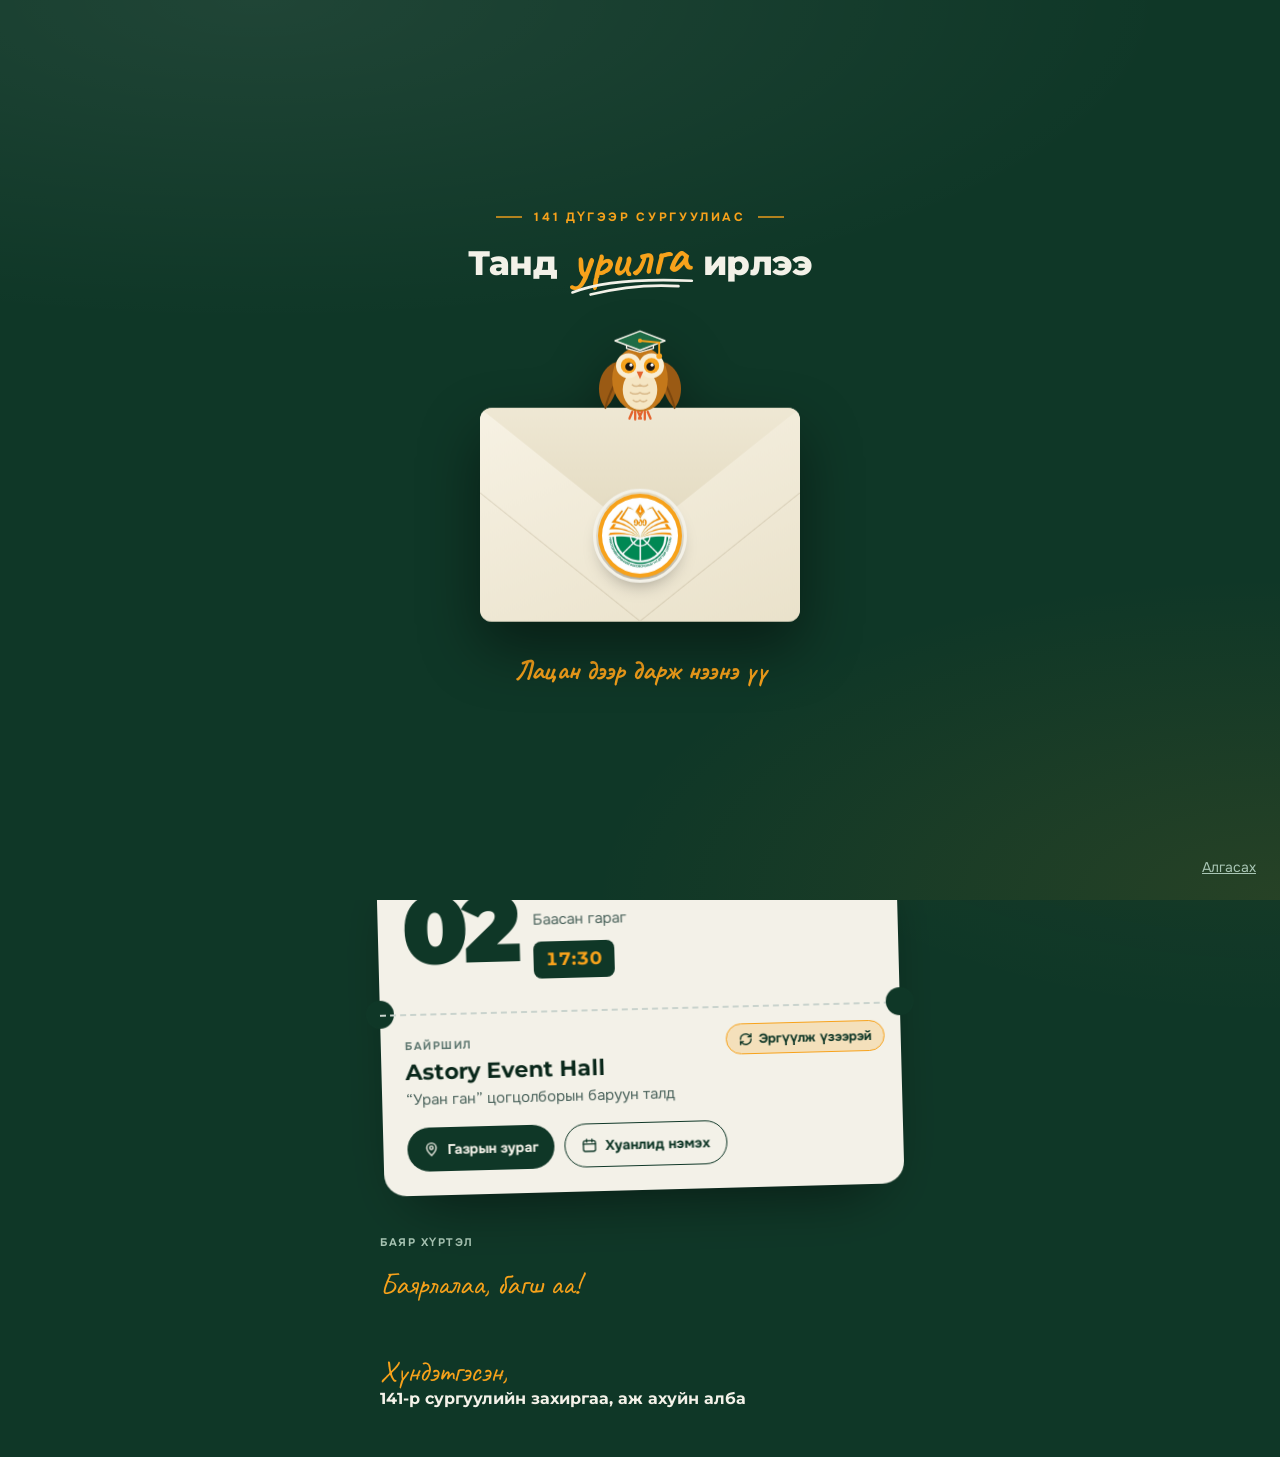
<file: urilga/index.html>
<!doctype html>
<html lang="mn">
<head>
<meta charset="utf-8">
<meta name="viewport" content="width=device-width, initial-scale=1, viewport-fit=cover">
<meta name="theme-color" content="#0F3727">
<meta property="og:title" content="Багш нарын баярын урилга">
<meta property="og:description" content="141-р сургуулийн захиргаа, аж ахуйн алба · 2026.10.02, 17:30 · Astory Event Hall">
<style>html,body{margin:0}:root{padding-top:env(safe-area-inset-top,0px);padding-bottom:env(safe-area-inset-bottom,0px)}img{max-width:100%}[hidden]{display:none!important}</style>
<title>Багш нарын баярын урилга</title>
<link rel="preconnect" href="https://fonts.googleapis.com">
<link rel="preconnect" href="https://fonts.gstatic.com" crossorigin>
<link rel="stylesheet" href="https://fonts.googleapis.com/css2?family=Montserrat:wght@600;700;800;900&family=Onest:wght@400;500;700&family=Caveat:wght@600;700&display=swap">
<style>
  :root {
    color-scheme: dark;
    --board: #0F3727;
    --board-2: #15472F;
    --board-3: #0A281B;
    --chalk: #F3F1E8;
    --chalk-dim: #A9C6B5;
    --marigold: #F7A21B;
    --coral: #F2795A;
    --display: "Montserrat", "Arial Black", Arial, sans-serif;
    --body: "Onest", "Segoe UI", Arial, sans-serif;
    --hand: "Caveat", "Comic Sans MS", cursive;
  }
  html { background: var(--board-3); }
  body {
    background:
      radial-gradient(120% 60% at 20% 0%, rgba(255,255,255,.06), transparent 60%),
      radial-gradient(90% 50% at 100% 40%, rgba(247,162,27,.07), transparent 60%),
      var(--board);
    color: var(--chalk);
    font-family: var(--body);
    font-size: 16px;
    line-height: 1.6;
    min-height: 100%;
    padding: 0 16px;
    overflow-x: hidden;
  }
  #dust { position: fixed; inset: 0; width: 100%; height: 100%; pointer-events: none; z-index: 0; }
  .wrap { position: relative; z-index: 1; max-width: 520px; margin: 0 auto; padding-block: 36px 48px; }

  .top { display: flex; align-items: center; gap: 14px; }
  .logo {
    width: 84px; height: 84px; flex: none; border-radius: 50%; background: #fff;
    padding: 6px; box-sizing: border-box; object-fit: contain;
    box-shadow: 0 0 0 3px var(--marigold), 0 12px 30px -10px rgba(0,0,0,.6);
  }
  .org { display: grid; gap: 2px; min-width: 0; }
  .school { font-family: var(--display); font-weight: 700; font-size: 14px; line-height: 1.3; text-wrap: balance; }
  .from { font-size: 13px; color: var(--chalk-dim); letter-spacing: .04em; }

  .hero { margin-top: 40px; position: relative; }
  .hero .kicker { font-family: var(--hand); font-size: 30px; color: var(--marigold); line-height: 1; transform: rotate(-4deg); display: inline-block; }
  h1 { margin: 10px 0 0; font-family: var(--display); font-weight: 900; line-height: .95; letter-spacing: -.02em; text-transform: uppercase; }
  h1 .l1 { display: block; font-size: clamp(54px, 17vw, 92px); }
  h1 .l2 { display: block; font-size: clamp(30px, 9.4vw, 51px); color: transparent; -webkit-text-stroke: 1.5px var(--chalk); margin-top: 6px; }
  h1 .l3 { display: inline-block; position: relative; font-size: clamp(54px, 17vw, 92px); color: var(--marigold); margin-top: 4px; }
  .ring { position: absolute; left: -8%; top: -14%; width: 116%; height: 128%; overflow: visible; pointer-events: none; }
  .ring path { fill: none; stroke: var(--chalk); stroke-width: 3; stroke-linecap: round; stroke-dasharray: 900; stroke-dashoffset: 0; animation: draw 1.4s .5s ease-out backwards; opacity: .85; }
  @keyframes draw { from { stroke-dashoffset: 900; } }

  .rise { animation: rise .8s cubic-bezier(.2,.7,.2,1) backwards; }
  .d1 { animation-delay: .05s } .d2 { animation-delay: .15s } .d3 { animation-delay: .25s } .d4 { animation-delay: .35s }
  @keyframes rise { from { transform: translateY(18px); } }

  .note { margin: 18px 0 0; font-size: 17px; max-width: 42ch; color: var(--chalk); }
  .years { display: grid; grid-template-columns: 1fr 1fr; gap: 10px; margin-top: 30px; }
  .yr { display: flex; align-items: center; gap: 10px; border: 1.5px solid rgba(243,241,232,.25); border-radius: 16px; padding: 12px 12px; background: rgba(255,255,255,.04); }
  .yn { font-family: var(--display); font-weight: 900; font-size: 38px; line-height: 1; color: var(--marigold); font-variant-numeric: tabular-nums; }
  .yr { position: relative; }
  .shine {
    background: linear-gradient(100deg, var(--marigold) 35%, #FFF4D6 50%, var(--marigold) 65%);
    background-size: 300% 100%; -webkit-background-clip: text; background-clip: text; color: transparent;
    animation: shine 3s 1.2s linear infinite;
  }
  @keyframes shine { from { background-position: 100% 0; } to { background-position: 0 0; } }
  .spark {
    position: absolute; width: 12px; height: 12px; background: #FFE39B; pointer-events: none;
    clip-path: polygon(50% 0, 62% 38%, 100% 50%, 62% 62%, 50% 100%, 38% 62%, 0 50%, 38% 38%);
    transform: scale(0); animation: twinkle 2.4s ease-in-out infinite;
  }
  .spark.s1 { left: 6px; top: -6px; animation-delay: 1.2s; }
  .spark.s2 { left: 60px; top: 8px; width: 9px; height: 9px; animation-delay: 2s; }
  .spark.s3 { left: 34px; bottom: -6px; width: 10px; height: 10px; animation-delay: 2.8s; }
  @keyframes twinkle { 0%, 100% { transform: scale(0) rotate(0); } 45% { transform: scale(1) rotate(90deg); } 60% { transform: scale(0) rotate(120deg); } }

  /* Envelope intro */
  body.sealed { overflow: hidden; }
  body.sealed .rise, body.sealed .ch, body.sealed .ring path, body.sealed .logo { animation-play-state: paused; }
  .intro {
    position: fixed; inset: 0; z-index: 50; overflow: hidden;
    display: flex; flex-direction: column; align-items: center; justify-content: center; gap: 28px;
    padding: calc(24px + env(safe-area-inset-top, 0px)) 16px calc(24px + env(safe-area-inset-bottom, 0px));
    background:
      radial-gradient(120% 60% at 20% 0%, rgba(255,255,255,.07), transparent 60%),
      radial-gradient(90% 60% at 100% 100%, rgba(247,162,27,.10), transparent 60%),
      var(--board);
    transition: opacity .7s ease, visibility 0s .7s;
  }
  .intro.gone { opacity: 0; visibility: hidden; }
  .intro-top { margin: 0; display: flex; flex-direction: column; align-items: center; gap: 10px; text-align: center; }
  .it-from {
    display: inline-flex; align-items: center; gap: 12px;
    font-family: var(--body); font-weight: 700; font-size: 12px; letter-spacing: .22em; text-transform: uppercase; color: var(--marigold);
    transition: opacity .6s ease, transform .6s ease;
  }
  .it-from::before, .it-from::after { content: ""; width: 26px; height: 1.5px; background: currentColor; opacity: .7; }
  .it-main {
    font-family: var(--display); font-weight: 800; font-size: clamp(26px, 7.4vw, 34px); line-height: 1.1; color: var(--chalk); letter-spacing: -.01em;
    transition: opacity .7s .15s ease, transform .7s .15s cubic-bezier(.2,.8,.2,1);
  }
  .it-main em {
    position: relative; display: inline-block; font-style: normal;
    font-family: var(--hand); font-weight: 700; font-size: 1.55em; line-height: .8; color: var(--marigold);
    transform: rotate(-4deg); margin: 0 .08em;
  }
  .swash { position: absolute; left: -4%; right: -4%; bottom: -.28em; width: 108%; height: .34em; overflow: visible; }
  .swash path { fill: none; stroke: var(--chalk); stroke-width: 2.4; stroke-linecap: round; stroke-dasharray: 260; stroke-dashoffset: 260; transition: stroke-dashoffset 1s .7s ease-out; }
  .intro.landed .swash path, .intro.nomotion .swash path { stroke-dashoffset: 0; }
  .intro:not(.landed):not(.nomotion) .it-from { opacity: 0; transform: translateY(-8px); }
  .intro:not(.landed):not(.nomotion) .it-main { opacity: 0; transform: translateY(12px) scale(.96); }
  .env { position: relative; width: min(320px, 84vw); aspect-ratio: 3 / 2; perspective: 1200px; filter: drop-shadow(0 26px 30px rgba(0,0,0,.45)); margin-top: 96px; }
  @keyframes envIn { from { transform: translateY(40px) rotate(-6deg) scale(.9); opacity: 0; } }
  .env-back { position: absolute; inset: 0; background: #DCD4BD; border-radius: 12px; }
  .env-card {
    position: absolute; left: 7%; right: 7%; top: 7%; bottom: 7%; z-index: 1;
    background: var(--board); border: 2px solid var(--marigold); border-radius: 10px;
    display: flex; flex-direction: column; align-items: center; justify-content: flex-start; padding-top: 14%; gap: 4px;
    color: var(--chalk); text-align: center;
    transition: transform 1s .5s cubic-bezier(.2,.8,.2,1);
  }
  .env-card b { font-family: var(--display); font-weight: 900; font-size: clamp(17px, 5vw, 21px); text-transform: uppercase; letter-spacing: -.01em; }
  .env-card span { font-size: 13px; color: var(--marigold); font-weight: 700; letter-spacing: .08em; }
  .env-front {
    position: absolute; inset: 0; z-index: 2; border-radius: 12px;
    background: linear-gradient(160deg, #F7F2E4, #EAE2CB);
    clip-path: polygon(0 0, 50% 56%, 100% 0, 100% 100%, 0 100%);
  }
  .env-front::after {
    content: ""; position: absolute; inset: 0;
    background: linear-gradient(to top right, transparent calc(50% - 1px), rgba(120,100,60,.18) 50%, transparent calc(50% + 1px)) left bottom / 50% 60% no-repeat,
                linear-gradient(to top left, transparent calc(50% - 1px), rgba(120,100,60,.18) 50%, transparent calc(50% + 1px)) right bottom / 50% 60% no-repeat;
  }
  .env-flap {
    position: absolute; left: 0; right: 0; top: 0; height: 60%; z-index: 3;
    background: linear-gradient(180deg, #EFE8D4, #E2D9BF);
    clip-path: polygon(0 0, 100% 0, 50% 100%); border-radius: 12px 12px 0 0;
    transform-origin: 50% 0;
    transition: transform .6s .15s cubic-bezier(.5,0,.5,1), z-index 0s .45s;
  }
  .seal {
    position: absolute; left: 50%; top: 60%; z-index: 4; transform: translate(-50%, -50%);
    width: 76px; height: 76px; border-radius: 50%; border: 0; padding: 5px; cursor: pointer;
    background: #fff; box-shadow: 0 0 0 4px var(--marigold), 0 10px 18px rgba(0,0,0,.35);
    -webkit-tap-highlight-color: transparent; touch-action: manipulation;
    animation: sealPulse 1.8s 1s ease-in-out infinite;
    transition: transform .35s cubic-bezier(.5,-.4,.6,1), opacity .35s;
  }
  .seal img { width: 100%; height: 100%; border-radius: 50%; display: block; }
  .seal:focus-visible { outline: 3px solid var(--chalk); outline-offset: 6px; }
  @keyframes sealPulse {
    0%, 100% { box-shadow: 0 0 0 4px var(--marigold), 0 0 0 4px rgba(247,162,27,.45), 0 10px 18px rgba(0,0,0,.35); }
    50% { box-shadow: 0 0 0 4px var(--marigold), 0 0 0 18px rgba(247,162,27,0), 0 10px 18px rgba(0,0,0,.35); }
  }
  .intro-hint { margin: 0; font-family: var(--hand); font-size: 28px; font-weight: 700; color: var(--marigold); animation: bob 1.6s ease-in-out infinite; transition: opacity .3s; }
  @keyframes bob { 0%, 100% { transform: translateY(0); } 50% { transform: translateY(-6px); } }
  .skip {
    position: absolute; right: 16px; bottom: calc(16px + env(safe-area-inset-bottom, 0px));
    background: none; border: 0; color: var(--chalk-dim); font-family: var(--body); font-size: 14px; text-decoration: underline; cursor: pointer; padding: 8px;
  }
  .intro.open .seal { animation: none; transform: translate(-50%, -50%) scale(.2) rotate(-50deg); opacity: 0; }
  .intro.open .env-flap { transform: rotateX(180deg); z-index: 0; }
  .intro.open .env-card { transform: translateY(-58%); }
  .intro.open .intro-hint, .intro.open .skip { opacity: 0; }
  #confetti { z-index: 60 !important; }

  /* Music */
  .yt-wrap { position: fixed; left: -10000px; top: 0; width: 200px; height: 113px; overflow: hidden; pointer-events: none; }
  .yt-wrap iframe, .yt-wrap #ytplayer { width: 200px; height: 113px; border: 0; }
  .music-pill {
    position: fixed; left: 16px; bottom: calc(16px + env(safe-area-inset-bottom, 0px)); z-index: 40;
    display: inline-flex; align-items: center; gap: 10px;
    background: var(--board-3); color: var(--chalk); border: 2px solid var(--marigold); border-radius: 999px;
    padding: 10px 16px 10px 14px; font-family: var(--body); font-size: 14px; font-weight: 700; cursor: pointer;
    box-shadow: 0 10px 24px -8px rgba(0,0,0,.6); -webkit-tap-highlight-color: transparent;
  }
  .music-pill:focus-visible { outline: 3px solid var(--chalk); outline-offset: 3px; }
  body.sealed .music-pill, .music-pill.off { display: none; }
  .bars { display: inline-flex; align-items: flex-end; gap: 2px; height: 14px; }
  .bars i { width: 3px; height: 4px; background: var(--marigold); border-radius: 2px; }
  .music-pill.playing .bars i { animation: eq .8s ease-in-out infinite alternate; }
  .music-pill.playing .bars i:nth-child(2) { animation-delay: .2s; }
  .music-pill.playing .bars i:nth-child(3) { animation-delay: .4s; }
  .music-pill.playing .bars i:nth-child(4) { animation-delay: .1s; }
  @keyframes eq { from { height: 3px; } to { height: 14px; } }
  .music-pill.nudge { animation: pillNudge 1.2s ease-in-out 3; }
  @keyframes pillNudge { 0%, 100% { transform: scale(1); } 50% { transform: scale(1.1); } }

  /* Owl courier */
  .owl { position: absolute; left: 50%; bottom: calc(100% - 16px); width: 96px; transform: translateX(-50%); z-index: 5; pointer-events: none; }
  .owl svg { width: 100%; height: auto; display: block; overflow: visible; }
  .owl .wing { transform-box: fill-box; }
  .owl .wing-l { transform-origin: 100% 15%; }
  .owl .wing-r { transform-origin: 0% 15%; }
  .owl.flying .wing-l { animation: flapL .2s ease-in-out infinite alternate; }
  .owl.flying .wing-r { animation: flapR .2s ease-in-out infinite alternate; }
  @keyframes flapL { from { transform: rotate(28deg); } to { transform: rotate(-38deg); } }
  @keyframes flapR { from { transform: rotate(-28deg); } to { transform: rotate(38deg); } }
  .owl .lid { transform-box: fill-box; transform-origin: 50% 0; transform: scaleY(0); }
  .owl.perched .lid { animation: blink 4.2s 1s infinite; }
  @keyframes blink { 0%, 90%, 100% { transform: scaleY(0); } 93%, 95% { transform: scaleY(1); } }
  .owl.perched svg { transform-origin: 50% 90%; animation: headTilt 5s ease-in-out infinite; }
  @keyframes headTilt { 0%, 60%, 100% { transform: rotate(0); } 70% { transform: rotate(-9deg); } 82% { transform: rotate(6deg); } }
  .intro:not(.landed) .seal { pointer-events: none; animation-play-state: paused; }
  .intro:not(.landed) .intro-hint { opacity: 0; }
  .intro-top { transition: opacity .5s; }
  
  .yt { font-size: 12px; line-height: 1.35; color: var(--chalk-dim); }
  .note b { color: var(--marigold); font-weight: 700; }

  /* Ticket */
  .tilt { margin-top: 36px; transition: transform .25s ease-out; }
  .ticket {
    position: relative; color: var(--board-3); cursor: pointer;
    transform: rotate(-1.5deg); transform-style: preserve-3d;
    transition: transform .8s cubic-bezier(.3,1.25,.4,1);
    -webkit-tap-highlight-color: transparent;
  }
  .ticket.flipped { transform: rotate(1.5deg) rotateY(180deg); }
  .face {
    background: var(--chalk); border-radius: 22px;
    box-shadow: 0 30px 60px -30px rgba(0,0,0,.6);
    -webkit-backface-visibility: hidden; backface-visibility: hidden;
  }
  .front { position: relative; }
  .front::before, .front::after {
    content: ""; position: absolute; top: 158px; width: 28px; height: 28px; border-radius: 50%; background: var(--board);
  }
  .front::before { left: -14px; } .front::after { right: -14px; }
  .back {
    position: absolute; inset: 0; transform: rotateY(180deg);
    background: var(--marigold); color: var(--board-3);
    display: flex; flex-direction: column; padding: 26px 24px 24px; box-sizing: border-box; overflow: hidden;
  }
  .back .label { color: rgba(10,40,27,.7); }
  .qmark { font-family: var(--display); font-weight: 900; font-size: 88px; line-height: .6; height: 44px; margin-top: 18px; color: var(--board); opacity: .9; }
  .praise {
    flex: 1; display: flex; align-items: center; margin: 4px 0 0;
    font-family: var(--display); font-weight: 800; font-size: clamp(21px, 6.2vw, 27px); line-height: 1.28; text-wrap: balance;
    transition: opacity .3s ease, transform .3s ease;
  }
  .praise.swap { opacity: 0; transform: translateY(8px); }
  .praise-by { font-size: 13px; font-weight: 700; color: rgba(10,40,27,.75); margin-top: 10px; }
  .b-actions { display: flex; flex-wrap: wrap; gap: 10px; margin-top: 16px; }
  .b-actions button { font-family: var(--body); border: 0; cursor: pointer; }
  .b-actions .ghost { background: transparent; }
  .flip-hint {
    position: absolute; top: 16px; right: 16px;
    display: inline-flex; align-items: center; gap: 6px;
    font-family: var(--body); font-size: 13px; font-weight: 700; color: var(--board);
    background: rgba(247,162,27,.22); border: 1.5px solid var(--marigold); border-radius: 999px; padding: 6px 12px; cursor: pointer;
    animation: hintPulse 2.6s 2.5s ease-in-out infinite;
  }
  .flip-hint svg { width: 14px; height: 14px; }
  @keyframes hintPulse { 0%,100% { transform: scale(1); } 50% { transform: scale(1.07); } }
  .t-place { position: relative; }
  .t-date { display: grid; grid-template-columns: auto 1fr; gap: 16px; align-items: center; padding: 26px 24px 22px; height: 172px; box-sizing: border-box; }
  .t-day { font-family: var(--display); font-weight: 900; font-size: 96px; line-height: .85; letter-spacing: -.04em; color: var(--board); }
  .t-meta { display: grid; gap: 4px; }
  .t-meta .m { font-family: var(--display); font-weight: 700; font-size: 18px; text-transform: uppercase; }
  .t-meta .w { font-size: 15px; color: #4B635C; }
  .t-meta .time { display: inline-block; justify-self: start; margin-top: 6px; background: var(--board); color: var(--marigold); font-family: var(--display); font-weight: 700; font-size: 18px; padding: 4px 12px; border-radius: 8px; font-variant-numeric: tabular-nums; }
  .t-place { border-top: 2px dashed #C9D3CD; padding: 22px 24px 24px; }
  .label { font-size: 11px; font-weight: 700; letter-spacing: .14em; text-transform: uppercase; color: #5E7770; }
  .venue { font-family: var(--display); font-weight: 700; font-size: 22px; line-height: 1.2; margin-top: 4px; }
  .venue-sub { font-size: 15px; color: #4B635C; margin-top: 2px; }
  .actions { display: flex; flex-wrap: wrap; gap: 10px; margin-top: 16px; }
  .btn {
    display: inline-flex; align-items: center; gap: 8px; text-decoration: none;
    font-weight: 700; font-size: 14px; border-radius: 999px; padding: 10px 16px;
    transition: transform .15s ease, background .15s ease;
  }
  .btn:hover { transform: translateY(-2px); }
  .btn:focus-visible { outline: 3px solid var(--coral); outline-offset: 3px; }
  .btn.primary { background: var(--board); color: var(--chalk); }
  .btn.ghost { border: 1.5px solid var(--board); color: var(--board); }
  .btn svg { width: 16px; height: 16px; }

  /* Countdown */
  .count { margin-top: 44px; }
  .count .label { color: var(--chalk-dim); }
  .cells { display: grid; grid-template-columns: repeat(4, 1fr); gap: 8px; margin-top: 10px; }
  .cell { border: 1.5px solid rgba(243,241,232,.25); border-radius: 14px; padding: 12px 6px 10px; text-align: center; background: rgba(255,255,255,.03); }
  .cell .n { font-family: var(--display); font-weight: 700; font-size: clamp(24px, 7vw, 34px); line-height: 1; font-variant-numeric: tabular-nums; }
  .cell .u { font-size: 12px; color: var(--chalk-dim); margin-top: 6px; }
  .done { font-family: var(--hand); font-size: 30px; color: var(--marigold); margin-top: 8px; }

  .sign { margin-top: 48px; display: grid; gap: 2px; }
  .sign .h { font-family: var(--hand); font-size: 30px; color: var(--marigold); line-height: 1; }
  .sign .w { font-family: var(--display); font-weight: 700; font-size: 16px; line-height: 1.35; }
  .sign .s { font-size: 14px; color: var(--chalk-dim); }

  @media (max-width: 380px) {
    .t-day { font-size: 78px; }
    .t-date { padding: 22px 18px 18px; gap: 12px; }
    .t-place { padding: 20px 18px 22px; }
  }
  @media (prefers-reduced-motion: reduce) {
    .rise, .ring path, .ch, .logo, .float, .n.flip, .popper, .popper .cone, .popper .bits, .shine, .spark, .flip-hint, .env, .seal, .intro-hint, .owl *, .owl svg, .bars i, .music-pill { animation: none !important; }
    .ticket, .env-card, .env-flap, .seal { transition-duration: .01s !important; transition-delay: 0s !important; }
    .btn:hover { transform: none; }
  }

  /* Motion */
  .ch { display: inline-block; animation: pop .7s cubic-bezier(.2,1.4,.4,1) backwards; will-change: transform; }
  @keyframes pop { from { transform: translateY(.55em) rotate(10deg) scale(.7); opacity: .15; } }
  .logo { animation: spinIn 1.1s cubic-bezier(.2,.8,.2,1) backwards, halo 3.2s 1.2s ease-in-out infinite; }
  @keyframes spinIn { from { transform: rotateY(260deg) scale(.6); } }
  @keyframes halo {
    0%,100% { box-shadow: 0 0 0 3px var(--marigold), 0 0 0 3px rgba(247,162,27,.35), 0 12px 30px -10px rgba(0,0,0,.6); }
    50% { box-shadow: 0 0 0 3px var(--marigold), 0 0 0 12px rgba(247,162,27,0), 0 12px 30px -10px rgba(0,0,0,.6); }
  }
  .logo:focus-visible { outline: 3px solid var(--chalk); outline-offset: 4px; }
  .float { animation: float 6s ease-in-out infinite; }
  @keyframes float { 0%,100% { transform: translateY(0); } 50% { transform: translateY(-8px); } }
  .n.flip { animation: flip .45s cubic-bezier(.3,1.3,.5,1); }
  @keyframes flip { from { transform: rotateX(90deg); opacity: .3; } }
  .pop-row { display: flex; align-items: center; justify-content: flex-end; gap: 6px; margin-top: 18px; }
  .popper {
    position: relative; flex: none;
    width: 80px; height: 80px; border-radius: 50%; border: 0; padding: 6px; cursor: pointer;
    background: var(--chalk); box-shadow: 0 0 0 3px var(--marigold), 0 14px 30px -8px rgba(0,0,0,.6);
    -webkit-tap-highlight-color: transparent; touch-action: manipulation;
    animation: nudge 4s 2s ease-in-out infinite;
    transition: transform .12s ease;
  }
  .popper:active { transform: scale(.93); }
  .popper:focus-visible { outline: 3px solid var(--chalk); outline-offset: 5px; }
  .pop-svg { width: 100%; height: 100%; display: block; overflow: visible; }
  .popper .cone { transform-origin: 62px 62px; }
  .popper.fire .cone { animation: recoil .45s cubic-bezier(.2,1.5,.4,1); }
  .popper.fire .bits { animation: bitsOut .45s ease-out; }
  @keyframes recoil { 0% { transform: translate(6px,6px) scale(.9); } 100% { transform: none; } }
  @keyframes bitsOut { 0% { transform: translate(-8px,-8px) scale(1.3); opacity: .2; } 100% { transform: none; opacity: 1; } }
  @keyframes nudge { 0%, 80%, 100% { transform: rotate(0); } 84% { transform: rotate(-12deg); } 88% { transform: rotate(10deg); } 92% { transform: rotate(-6deg); } 96% { transform: rotate(3deg); } }
  .hint {
    display: inline-flex; align-items: flex-end; gap: 2px;
    font-family: var(--hand); font-size: 26px; font-weight: 700; line-height: 1.05; color: var(--marigold);
    transform: rotate(-4deg); text-align: right;
  }
  .hint .arrow { width: 44px; height: 24px; flex: none; margin-bottom: -6px; }
  #confetti { position: fixed; inset: 0; width: 100%; height: 100%; pointer-events: none; z-index: 5; }
</style>
</head>
<body class="sealed">


<canvas id="dust" aria-hidden="true"></canvas>
<canvas id="confetti" aria-hidden="true"></canvas>

<main class="wrap">
  <div class="top rise d1">
    <img class="logo" id="logo" src="[data-uri]" alt="Нийслэлийн ерөнхий боловсролын 141 дүгээр сургуулийн лого" width="84" height="84">
    <div class="org">
      <span class="school">Нийслэлийн ерөнхий боловсролын 141 дүгээр сургууль</span>
      <span class="from">Захиргаа, аж ахуйн алба</span>
    </div>
  </div>

  <section class="hero rise d2">
    <span class="kicker">Хүндэт багш аа</span>
    <h1>
      <span class="l1">Багш</span>
      <span class="l2">нарын</span>
      <span class="l3">баяр
        <svg class="ring" viewBox="0 0 300 120" preserveAspectRatio="none" aria-hidden="true">
          <path d="M40 70 C 20 30, 120 8, 190 14 C 270 20, 300 55, 270 88 C 240 118, 110 122, 50 100 C 10 86, 20 50, 80 32"/>
        </svg>
      </span>
    </h1>

    <div class="pop-row">
      <span class="hint" aria-hidden="true">Салютаа буудаарай!
        <svg viewBox="0 0 60 30" class="arrow"><path d="M4 8 C 22 2, 40 6, 52 20 M52 20 l-9 -1 M52 20 l-1 -9" fill="none" stroke="currentColor" stroke-width="2.5" stroke-linecap="round"/></svg>
      </span>
    <button class="popper" id="popper" type="button" aria-label="Цаасан салют буудах">
      <svg class="pop-svg" viewBox="0 0 72 72" aria-hidden="true">
        <g class="cone">
          <path d="M62 62 L14 30 Q20 18 30 14 Z" fill="#F7A21B"/>
          <path d="M62 62 L23 36 L26 31 Z M62 62 L32 43 L35 39 Z M62 62 L44 51 L46 48 Z" fill="#0F3727" opacity=".85"/>
          <path d="M62 62 L36 20 Q34 18 30 14 Z" fill="#D9820A"/>
          <ellipse cx="22" cy="22" rx="11" ry="5.5" transform="rotate(-45 22 22)" fill="#FFE2A8" stroke="#D9820A" stroke-width="2"/>
        </g>
        <g class="bits">
          <rect x="6" y="10" width="6" height="3" rx="1" fill="#2FA866" transform="rotate(-30 9 11)"/>
          <rect x="14" y="3" width="5" height="3" rx="1" fill="#F2795A" transform="rotate(25 16 4)"/>
          <circle cx="4" cy="22" r="2" fill="#F3F1E8"/>
          <path d="M26 6 q3 -4 6 0 t6 0" fill="none" stroke="#FFC857" stroke-width="2" stroke-linecap="round"/>
        </g>
      </svg>
    </button>
    </div>
    <div class="years">
      <div class="yr"><span class="yn shine" data-to="60">60</span><span class="spark s1"></span><span class="spark s2"></span><span class="spark s3"></span><span class="yt">дахь жил<br>Монголын багш нарын баяр</span></div>
      <div class="yr"><span class="yn" data-to="32">32</span><span class="yt">дахь жил<br>Дэлхийн багш нарын баяр</span></div>
    </div>
    <p class="note">Монголын багш нарын баярын <b>60 дахь</b>, Дэлхийн багш нарын баярын <b>32 дахь</b> өдрийг тохиолдуулан эрхэм хүндэт багш та бүхэнд баярын мэнд хүргэе!</p>
    <p class="note">Баярын хүндэтгэлийн үдэшлэгт хүрэлцэн ирэхийг урьж байна.</p>
  </section>

  <div class="float"><div class="tilt" id="tilt"><article class="ticket rise d3" id="ticket" aria-label="Үдэшлэгийн мэдээлэл">
   <div class="face front" id="front">
    <div class="t-date">
      <div class="t-day" aria-hidden="true">02</div>
      <div class="t-meta">
        <span class="m">10-р сар, 2026</span>
        <span class="w">Баасан гараг</span>
        <span class="time">17:30</span>
      </div>
    </div>
    <div class="t-place">
      <button class="flip-hint" type="button"><svg viewBox="0 0 24 24" fill="none" stroke="currentColor" stroke-width="2.4" stroke-linecap="round" stroke-linejoin="round" aria-hidden="true"><path d="M3 12a9 9 0 0 1 15.5-6.2L21 8M21 3v5h-5M21 12a9 9 0 0 1-15.5 6.2L3 16M3 21v-5h5"/></svg>Эргүүлж үзээрэй</button>
      <div class="label">Байршил</div>
      <div class="venue">Astory Event Hall</div>
      <div class="venue-sub">“Уран ган” цогцолборын баруун талд</div>
      <div class="actions">
        <a class="btn primary" href="https://www.google.com/maps/search/?api=1&amp;query=Astory+Event+Hall+Ulaanbaatar" target="_blank" rel="noopener">
          <svg viewBox="0 0 24 24" fill="none" stroke="currentColor" stroke-width="2" stroke-linecap="round" stroke-linejoin="round" aria-hidden="true"><path d="M12 21s-7-6.2-7-11.5A7 7 0 0 1 19 9.5C19 14.8 12 21 12 21z"/><circle cx="12" cy="9.5" r="2.5"/></svg>
          Газрын зураг
        </a>
        <a class="btn ghost" href="https://calendar.google.com/calendar/render?action=TEMPLATE&amp;text=%D0%91%D0%B0%D0%B3%D1%88%20%D0%BD%D0%B0%D1%80%D1%8B%D0%BD%20%D0%B1%D0%B0%D1%8F%D1%80%D1%8B%D0%BD%20%D2%AF%D0%B4%D1%8D%D1%88%D0%BB%D1%8D%D0%B3&amp;dates=20261002T093000Z/20261002T133000Z&amp;location=Astory%20Event%20Hall%2C%20%D0%A3%D0%BB%D0%B0%D0%B0%D0%BD%D0%B1%D0%B0%D0%B0%D1%82%D0%B0%D1%80&amp;details=141-%D1%80%20%D1%81%D1%83%D1%80%D0%B3%D1%83%D1%83%D0%BB%D0%B8%D0%B9%D0%BD%20%D1%83%D1%80%D0%B8%D0%BB%D0%B3%D0%B0" target="_blank" rel="noopener">
          <svg viewBox="0 0 24 24" fill="none" stroke="currentColor" stroke-width="2" stroke-linecap="round" stroke-linejoin="round" aria-hidden="true"><rect x="3" y="5" width="18" height="16" rx="3"/><path d="M3 10h18M8 3v4M16 3v4"/></svg>
          Хуанлид нэмэх
        </a>
      </div>
    </div>
     </div>
   <div class="face back" id="back" aria-hidden="true">
      <div class="label">Танд зориулсан үг</div>
      <div class="qmark" aria-hidden="true">“</div>
      <p class="praise" id="praise" aria-live="polite"></p>
      <div class="praise-by">141-р сургуулийн хамт олон</div>
      <div class="b-actions">
        <button class="btn primary" id="another" type="button">Өөр үг үзэх</button>
        <button class="btn ghost" id="flipback" type="button">Буцаах</button>
      </div>
   </div>
  </article></div></div>

  <section class="count rise d4" aria-live="polite">
    <div class="label">Баяр хүртэл</div>
    <div class="cells" id="cells">
      <div class="cell"><div class="n" id="cd-d">4</div><div class="u">хоног</div></div>
      <div class="cell"><div class="n" id="cd-h">04</div><div class="u">цаг</div></div>
      <div class="cell"><div class="n" id="cd-m">00</div><div class="u">минут</div></div>
      <div class="cell"><div class="n" id="cd-s">00</div><div class="u">секунд</div></div>
    </div>
    <div class="done" id="done" hidden></div>
  </section>

  <div class="yt-wrap" aria-hidden="true"><div id="ytplayer"></div></div>

  <footer class="sign">
    <span class="h">Хүндэтгэсэн,</span>
    <span class="w">141-р сургуулийн захиргаа, аж ахуйн алба</span>
  </footer>
</main>

<button class="music-pill" id="musicPill" type="button" aria-pressed="false">
  <span class="bars" aria-hidden="true"><i></i><i></i><i></i><i></i></span>
  <span id="musicLabel">Дуу тоглуулах</span>
</button>



<div class="intro" id="intro" role="dialog" aria-label="Урилга нээх">
  <p class="intro-top">
    <span class="it-from">141 дүгээр сургуулиас</span>
    <span class="it-main">Танд <em>урилга<svg class="swash" viewBox="0 0 120 16" preserveAspectRatio="none" aria-hidden="true"><path d="M3 11 C 30 3, 70 3, 117 8 M20 14 C 50 9, 80 9, 104 12"/></svg></em> ирлээ</span>
  </p>
  <div class="env" id="env">
    <div class="env-back"></div>
    <div class="env-card"><b>Багш нарын баяр</b><span>2026.10.02 · 17:30</span></div>
    <div class="env-front"></div>
    <div class="env-flap"></div>
    <div class="owl flying" id="owl" aria-hidden="true">
      <svg viewBox="0 0 100 112">
        <g class="wing wing-l"><path d="M26 48 C 6 54, 2 82, 14 96 C 22 90, 28 74, 30 56 Z" fill="#9A5A14"/><path d="M14 96 C 16 86, 20 78, 24 70" stroke="#7A460E" stroke-width="2" fill="none" stroke-linecap="round"/></g>
        <g class="wing wing-r"><path d="M74 48 C 94 54, 98 82, 86 96 C 78 90, 72 74, 70 56 Z" fill="#9A5A14"/><path d="M86 96 C 84 86, 80 78, 76 70" stroke="#7A460E" stroke-width="2" fill="none" stroke-linecap="round"/></g>
        <ellipse cx="50" cy="66" rx="29" ry="34" fill="#C4781A"/>
        <ellipse cx="50" cy="77" rx="18" ry="21" fill="#F5E6C4"/>
        <path d="M42 72 q4 3 8 0 q4 3 8 0 M40 80 q5 3 10 0 q5 3 10 0 M43 88 q3.5 3 7 0 q3.5 3 7 0" stroke="#D9B98A" stroke-width="1.6" fill="none" stroke-linecap="round"/>
        <circle cx="38" cy="52" r="13" fill="#F8EDD3"/>
        <circle cx="62" cy="52" r="13" fill="#F8EDD3"/>
        <circle cx="38" cy="52" r="8" fill="#F7A21B"/><circle cx="62" cy="52" r="8" fill="#F7A21B"/>
        <circle cx="39" cy="53" r="4.4" fill="#1C1812"/><circle cx="61" cy="53" r="4.4" fill="#1C1812"/>
        <circle cx="40.6" cy="51.2" r="1.6" fill="#fff"/><circle cx="62.6" cy="51.2" r="1.6" fill="#fff"/>
        <ellipse class="lid" cx="38" cy="52" rx="9" ry="9" fill="#C4781A"/>
        <ellipse class="lid" cx="62" cy="52" rx="9" ry="9" fill="#C4781A"/>
        <path d="M46.5 58 L53.5 58 L50 66 Z" fill="#E4642F"/>
        <path d="M42 100 l-3 7 M45 100 l0 8 M48 100 l3 7 M52 100 l-3 7 M55 100 l0 8 M58 100 l3 7" stroke="#E4642F" stroke-width="2.4" stroke-linecap="round"/>
        <path d="M36 34 L50 38 L64 34 L64 30 L36 30 Z" fill="#0A281B" stroke="#F3F1E8" stroke-width="1.4" stroke-linejoin="round"/>
        <path d="M24 26 L50 16 L76 26 L50 36 Z" fill="#1E6B45" stroke="#F3F1E8" stroke-width="1.6" stroke-linejoin="round"/>
        <path d="M50 26 L70 28 L70 40" stroke="#F7A21B" stroke-width="2" fill="none" stroke-linecap="round"/>
        <circle cx="70" cy="42" r="3" fill="#F7A21B"/>
        <circle cx="50" cy="26" r="2.2" fill="#F7A21B"/>
      </svg>
    </div>
    <button class="seal" id="seal" type="button" aria-label="Урилга нээх"><img id="seal-img" alt=""></button>
  </div>
  <p class="intro-hint">Лацан дээр дарж нээнэ үү</p>
  <button class="skip" id="skip" type="button">Алгасах</button>
</div>
<script>
  // Countdown
  (function () {
    var target = Date.parse('2026-10-02T17:30:00+08:00');
    var end = target + 5 * 3600000;
    var el = { d: document.getElementById('cd-d'), h: document.getElementById('cd-h'), m: document.getElementById('cd-m'), s: document.getElementById('cd-s') };
    var cells = document.getElementById('cells'), done = document.getElementById('done');
    function pad(n) { return (n < 10 ? '0' : '') + n; }
    function tick() {
      var now = Date.now(), diff = target - now;
      if (diff <= 0) {
        cells.hidden = true; done.hidden = false;
        done.textContent = now < end ? 'Баяр эхэллээ, тавтай морилно уу!' : 'Баярлалаа, багш аа!';
        return;
      }
      var s = Math.floor(diff / 1000);
      set(el.d, String(Math.floor(s / 86400)));
      set(el.h, pad(Math.floor(s % 86400 / 3600)));
      set(el.m, pad(Math.floor(s % 3600 / 60)));
      set(el.s, pad(s % 60));
    }
    function set(node, v) {
      if (node.textContent === v) return;
      node.textContent = v;
      node.classList.remove('flip'); void node.offsetWidth; node.classList.add('flip');
    }
    tick(); setInterval(tick, 1000);
  })();

  // Chalk dust
  (function () {
    var c = document.getElementById('dust'), ctx = c.getContext('2d');
    var reduce = window.matchMedia && matchMedia('(prefers-reduced-motion: reduce)').matches;
    var dpr = Math.min(window.devicePixelRatio || 1, 2), W, H, P = [];
    function size() {
      W = c.clientWidth; H = c.clientHeight;
      c.width = W * dpr; c.height = H * dpr; ctx.setTransform(dpr, 0, 0, dpr, 0, 0);
    }
    function make() {
      P = [];
      var n = Math.round(W * H / 9000);
      for (var i = 0; i < n; i++) P.push({ x: Math.random() * W, y: Math.random() * H, r: Math.random() * 1.6 + .3, v: Math.random() * .25 + .05, a: Math.random() * .35 + .05, w: Math.random() * Math.PI * 2, g: Math.random() < .12 });
    }
    function draw() {
      ctx.clearRect(0, 0, W, H);
      for (var i = 0; i < P.length; i++) {
        var p = P[i];
        ctx.fillStyle = p.g ? 'rgba(247,162,27,' + p.a + ')' : 'rgba(243,241,232,' + p.a + ')';
        ctx.beginPath(); ctx.arc(p.x, p.y, p.r, 0, 6.283); ctx.fill();
        if (!reduce) {
          p.y -= p.v; p.w += .01; p.x += Math.sin(p.w) * .15;
          if (p.y < -5) { p.y = H + 5; p.x = Math.random() * W; }
        }
      }
      if (!reduce) requestAnimationFrame(draw);
    }
    size(); make(); draw();
    window.addEventListener('resize', function () { size(); make(); if (reduce) draw(); });
  })();
</script>

<script>
  (function () {
    var reduce = window.matchMedia && matchMedia('(prefers-reduced-motion: reduce)').matches;

    // Headline: letters pop in one by one
    var delay = 0.25;
    function split(textNode) {
      var t = textNode.textContent.trim(); if (!t) return;
      var frag = document.createDocumentFragment();
      Array.from(t).forEach(function (c) {
        var sp = document.createElement('span');
        sp.className = 'ch'; sp.textContent = c;
        sp.style.animationDelay = delay.toFixed(2) + 's'; delay += 0.05;
        frag.appendChild(sp);
      });
      textNode.parentNode.replaceChild(frag, textNode);
    }
    ['.l1', '.l2', '.l3'].forEach(function (sel) {
      var el = document.querySelector('h1 ' + sel);
      Array.from(el.childNodes).forEach(function (n) { if (n.nodeType === 3) split(n); });
      delay += 0.1;
    });
    document.querySelector('h1').setAttribute('aria-label', 'Багш нарын баяр');

    // 60 / 32 count up
    if (!reduce) {
      document.querySelectorAll('.yn[data-to]').forEach(function (el) {
        var to = +el.dataset.to, t0 = null, dur = 1400;
        function step(t) {
          if (!t0) t0 = t;
          var k = Math.min((t - t0) / dur, 1), e = 1 - Math.pow(1 - k, 3);
          el.textContent = Math.round(to * e);
          if (k < 1) requestAnimationFrame(step);
        }
        document.addEventListener('invite-open', function () { setTimeout(function () { requestAnimationFrame(step); }, 700); }, { once: true });
      });
    }

    // Ticket tilt toward the pointer
    var ticket = document.getElementById('tilt');
    if (!reduce && window.matchMedia('(hover: hover)').matches) {
      ticket.addEventListener('pointermove', function (e) {
        var r = ticket.getBoundingClientRect();
        var x = (e.clientX - r.left) / r.width - .5, y = (e.clientY - r.top) / r.height - .5;
        ticket.style.transform = 'perspective(900px) rotateX(' + (-y * 8) + 'deg) rotateY(' + (x * 10) + 'deg)';
      });
      ticket.addEventListener('pointerleave', function () { ticket.style.transform = ''; });
    }

    // Confetti
    var c = document.getElementById('confetti'), ctx = c.getContext('2d');
    var dpr = Math.min(window.devicePixelRatio || 1, 2), W, H, bits = [], running = false;
    var colors = ['#F7A21B', '#FFC857', '#2FA866', '#F3F1E8', '#F2795A'];
    function size() { W = c.clientWidth; H = c.clientHeight; c.width = W * dpr; c.height = H * dpr; ctx.setTransform(dpr, 0, 0, dpr, 0, 0); }
    size(); window.addEventListener('resize', size);
    function burst(x, y, n, dir, spread, power) {
      for (var i = 0; i < n; i++) {
        var a = dir + (Math.random() - .5) * spread, v = (8 + Math.random() * 10) * power;
        bits.push({ x: x, y: y, vx: Math.cos(a) * v, vy: Math.sin(a) * v, w: 6 + Math.random() * 6, h: 3 + Math.random() * 4,
          r: Math.random() * 6.28, vr: (Math.random() - .5) * .35, col: colors[i % colors.length], life: 0 });
      }
      if (!running) { running = true; requestAnimationFrame(loop); }
    }
    function loop() {
      ctx.clearRect(0, 0, W, H);
      bits = bits.filter(function (b) { return b.y < H + 40 && b.life < 260; });
      bits.forEach(function (b) {
        b.vy += .22; b.vx *= .985; b.vy *= .985; b.x += b.vx + Math.sin(b.life / 9) * .6; b.y += b.vy; b.r += b.vr; b.life++;
        ctx.save(); ctx.translate(b.x, b.y); ctx.rotate(b.r); ctx.scale(1, Math.cos(b.life / 6));
        ctx.fillStyle = b.col; ctx.fillRect(-b.w / 2, -b.h / 2, b.w, b.h); ctx.restore();
      });
      if (bits.length) requestAnimationFrame(loop); else { running = false; ctx.clearRect(0, 0, W, H); }
    }
    window.inviteBurst = burst;
    var popper = document.getElementById('popper'), count = 0;
    popper.addEventListener('click', function () {
      var r = popper.getBoundingClientRect();
      var x = r.left + r.width * .3, y = r.top + r.height * .3;
      popper.classList.remove('fire'); void popper.offsetWidth; popper.classList.add('fire');
      popper.classList.add('used');
      var small = W < 500;
      burst(x, y, small ? 110 : 150, -Math.PI * .75, .95, small ? 1 : 1.25);
      if (++count % 3 === 0) setTimeout(function () { burst(W * .5, H + 10, small ? 90 : 130, -Math.PI / 2, 1.1, small ? 1.1 : 1.35); }, 180);
      try { navigator.vibrate && navigator.vibrate(30); } catch (e) {}
    });
  })();
</script>

<script>
  // Festive song via the official YouTube player
  (function () {
    var VIDEO = 'daBROitp3mg';
    var pill = document.getElementById('musicPill'), label = document.getElementById('musicLabel');
    var player = null, ready = false, want = false, playing = false, failed = false;
    function setUI(on) {
      playing = on;
      pill.classList.toggle('playing', on);
      pill.setAttribute('aria-pressed', on ? 'true' : 'false');
      label.textContent = on ? 'Дуу зогсоох' : 'Дуу тоглуулах';
    }
    window.inviteMusic = {
      play: function () {
        want = true;
        if (ready && player) { try { player.unMute(); player.setVolume(80); player.playVideo(); } catch (e) {} }
        // If the phone blocked automatic start, invite a tap on the music button
        setTimeout(function () { if (!playing && !failed) pill.classList.add('nudge'); }, 2500);
      }
    };
    pill.addEventListener('click', function () {
      pill.classList.remove('nudge');
      if (!ready || !player) { want = true; return; }
      if (playing) player.pauseVideo(); else { player.unMute(); player.playVideo(); }
    });
    window.onYouTubeIframeAPIReady = function () {
      player = new YT.Player('ytplayer', {
        videoId: VIDEO,
        playerVars: { playsinline: 1, rel: 0, modestbranding: 1, controls: 0 },
        events: {
          onReady: function () { ready = true; if (want) { try { player.playVideo(); } catch (e) {} } },
          onStateChange: function (e) {
            if (e.data === YT.PlayerState.PLAYING) { setUI(true); pill.classList.remove('nudge'); }
            else if (e.data === YT.PlayerState.PAUSED) setUI(false);
            else if (e.data === YT.PlayerState.ENDED) { player.seekTo(0); player.playVideo(); }
          },
          onError: function () {
            failed = true; setUI(false);
            pill.classList.add('off');
          }
        }
      });
    };
    var tag = document.createElement('script');
    tag.src = 'https://www.youtube.com/iframe_api';
    tag.onerror = function () { failed = true; pill.classList.add('off'); };
    document.head.appendChild(tag);
  })();
</script>
<script>
  // Praise on the back of the ticket: a different one for each visitor
  (function () {
    var list = [
      'Таны тэвчээр, халуун сэтгэл шавь бүрийн зүрхэнд мөнхөд үлдэнэ.',
      'Та бол шавь нарынхаа хамгийн анхны, хамгийн том үлгэр жишээ.',
      'Таны өгсөн мэдлэг үеэс үед уламжлагдан үргэлжилнэ.',
      'Самбарт бичсэн таны үг шавь нарын тань амьдралд бичигддэг.',
      'Таны хэлсэн нэг урам өгөх үг хүүхдийн итгэлийг жигүүртүүлдэг.',
      'Мэдлэгийн гэрэл асаагч танд мянган баярлалаа.',
      'Таныг ангид ороход шавь нарын тань өмнө шинэ ертөнцийн хаалга нээгддэг.',
      'Таны хөдөлмөр улс орны ирээдүйг бүтээж байна.',
      'Хонх дуугарсны дараа ч таны заасан сургамж үргэлжилсээр.',
      'Хүүхэд бүрт итгэж, авьяасыг нь нээдэг танд талархал илэрхийлье.',
      'Та хичээл заахаас гадна хүнийг хүн болгодог.',
      'Таны инээмсэглэл бол ангийн хамгийн дулаахан гэрэл.',
      'Шавь нарын тань амжилт бүрийн ард таны зүтгэл бий.',
      'Шавь нарынхаа мөрөөдлийг бодит болгодог шидтэн бол та.',
      'Таны сэтгэлийн дулаан шавь нарыг тань насан туршид дагалдана.',
      'Мэдлэг, ухаан, хайраа харамгүй хуваалцдаг танд гүн хүндэтгэл.',
      'Өдөр бүр шавь нартаа өөрийгөө зориулдаг таны ачийг бид мартахгүй.',
      'Та бол бидний бахархал, сургуулийн минь үнэт баялаг.'
    ];
    for (var i = list.length - 1; i > 0; i--) { var j = Math.floor(Math.random() * (i + 1)); var t = list[i]; list[i] = list[j]; list[j] = t; }
    var idx = 0, praise = document.getElementById('praise');
    praise.textContent = list[0];

    var ticket = document.getElementById('ticket'), front = document.getElementById('front'), back = document.getElementById('back');
    function flip() {
      var on = ticket.classList.toggle('flipped');
      front.setAttribute('aria-hidden', on ? 'true' : 'false');
      back.setAttribute('aria-hidden', on ? 'false' : 'true');
    }
    ticket.addEventListener('click', function (e) {
      if (e.target.closest('a, #another')) return;
      flip();
    });
    document.getElementById('another').addEventListener('click', function () {
      praise.classList.add('swap');
      setTimeout(function () {
        idx = (idx + 1) % list.length;
        praise.textContent = list[idx];
        praise.classList.remove('swap');
      }, 300);
    });
  })();

  // Envelope intro
  (function () {
    var intro = document.getElementById('intro'), seal = document.getElementById('seal');
    document.getElementById('seal-img').src = document.getElementById('logo').src;
    var reduce = window.matchMedia && matchMedia('(prefers-reduced-motion: reduce)').matches;
    var seen = false;
    try { seen = sessionStorage.getItem('urilga-opened') === '1'; } catch (e) {}
    function reveal() {
      document.body.classList.remove('sealed');
      document.dispatchEvent(new Event('invite-open'));
      try { sessionStorage.setItem('urilga-opened', '1'); } catch (e) {}
    }
    if (seen) { intro.remove(); reveal(); return; }
    var opened = false, landed = false;
    var env = document.getElementById('env'), owl = document.getElementById('owl');
    function land() {
      landed = true;
      intro.classList.add('landed');
      if (reduce || !env.animate) { owl.classList.remove('flying'); owl.classList.add('perched'); owl.style.left = '17%'; owl.style.bottom = 'calc(100% - 8px)'; return; }
      env.animate([{ transform: 'translateY(0)' }, { transform: 'translateY(9px)' }, { transform: 'translateY(0)' }], { duration: 380, easing: 'ease-out' });
      var hop = owl.animate([
        { left: '50%', bottom: 'calc(100% - 16px)' },
        { left: '38%', bottom: 'calc(100% + 34px)', offset: .5 },
        { left: '17%', bottom: 'calc(100% - 8px)' }
      ], { duration: 750, easing: 'ease-in-out', fill: 'forwards' });
      hop.onfinish = function () { owl.classList.remove('flying'); owl.classList.add('perched'); };
    }
    if (reduce || !env.animate) { intro.classList.add('nomotion'); land(); }
    else {
      var fly = env.animate([
        { transform: 'translate(75vw, -75vh) rotate(-12deg) scale(.55)' },
        { transform: 'translate(28vw, -34vh) rotate(-7deg) scale(.75)', offset: .35 },
        { transform: 'translate(-14vw, -10vh) rotate(5deg) scale(.92)', offset: .65 },
        { transform: 'translate(3vw, 2vh) rotate(-2deg) scale(1)', offset: .88 },
        { transform: 'translate(0, 0) rotate(0) scale(1)' }
      ], { duration: 2300, easing: 'cubic-bezier(.3,.55,.3,1)' });
      fly.onfinish = land;
    }
    function owlAway() {
      if (reduce || !owl.animate) { owl.style.visibility = 'hidden'; return; }
      owl.classList.remove('perched'); owl.classList.add('flying');
      owl.animate([
        { transform: 'translateX(-50%) translate(0,0) rotate(0)' },
        { transform: 'translateX(-50%) translate(-12vw,-16vh) rotate(-10deg)', offset: .35 },
        { transform: 'translateX(-50%) translate(-70vw,-80vh) rotate(-18deg) scale(.6)' }
      ], { duration: 1300, easing: 'ease-in', fill: 'forwards' });
    }
    function open() {
      if (opened || !landed) return; opened = true;
      if (window.inviteMusic) window.inviteMusic.play();
      owlAway();
      intro.classList.add('open');
      var r = seal.getBoundingClientRect();
      if (window.inviteBurst) setTimeout(function () { window.inviteBurst(r.left + r.width / 2, r.top + r.height / 2, 80, -Math.PI / 2, 2.6, .9); }, 200);
      setTimeout(function () { intro.classList.add('gone'); reveal(); }, reduce ? 150 : 1700);
      setTimeout(function () { intro.remove(); }, reduce ? 900 : 2500);
    }
    seal.addEventListener('click', open);
    document.getElementById('skip').addEventListener('click', function () {
      if (window.inviteMusic) window.inviteMusic.play();
      opened = true; intro.classList.add('gone'); reveal();
      setTimeout(function () { intro.remove(); }, 800);
    });
    setTimeout(function () { try { seal.focus({ preventScroll: true }); } catch (e) {} }, 900);
  })();
</script>
</body>
</html>
</file>
